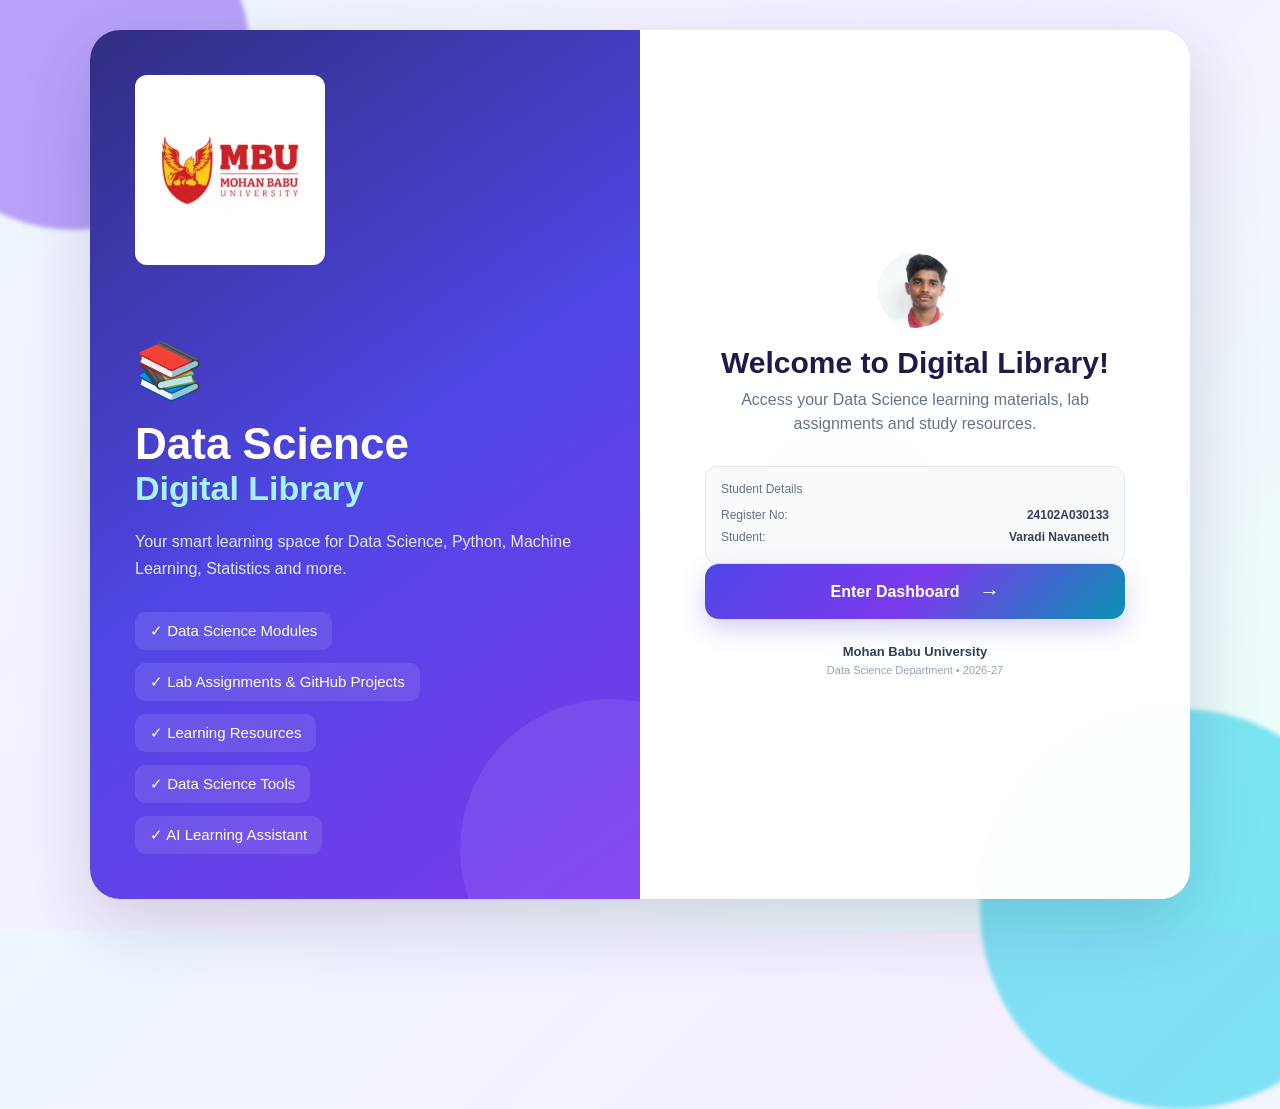
<file: index.html>
<!DOCTYPE html>
<html lang="en">
<head>
    <meta charset="UTF-8">
    <meta name="viewport" content="width=device-width, initial-scale=1.0">
    <title>Data Science Digital Library</title>
    <link rel="stylesheet" href="script.css">
</head>

<body class="login-page">

    <div class="background-shape shape-one"></div>
    <div class="background-shape shape-two"></div>
    <div class="background-shape shape-three"></div>

    <div class="login-container">

        <div class="login-left">

            <img src="images/mabu-logo.png" class="mbu-logo" alt="Mohan Babu University">

            <div class="welcome-content">
                <div class="library-icon">📚</div>

                <h1>Data Science</h1>
                <h2>Digital Library</h2>

                <p>
                    Your smart learning space for Data Science,
                    Python, Machine Learning, Statistics and more.
                </p>

                <div class="feature-list">
                    <div>✓ Data Science Modules</div>
                    <div>✓ Lab Assignments & GitHub Projects</div>
                    <div>✓ Learning Resources</div>
                    <div>✓ Data Science Tools</div>
                    <div>✓ AI Learning Assistant</div>
                </div>
            </div>

        </div>

        <div class="login-right">

            <div class="login-card">

                
<div class="profile-circle">
    <img src="images/navaneeth.jpg" alt="Student Profile"
     style="width: 100%; height: 100%; object-fit: cover; border-radius: 50%;">
</div>


                <h2>Welcome to Digital Library! </h2>

                <p class="login-subtitle">
                    Access your Data Science learning materials,
                    lab assignments and study resources.
                </p>

                <div class="demo-login">

                    <p>Student Details</p>

                    <div class="demo-details">
                        <span>Register No:</span>
                        <strong>24102A030133</strong>
                    </div>

                    <div class="demo-details">
                        <span>Student:</span>
                        <strong>Varadi Navaneeth</strong>
                    </div>

                </div>

                <a href="dashboard.html" class="login-btn" style="display: flex; justify-content: center; align-items: center; gap: 10px; text-decoration: none; box-sizing: border-box;">
                    Enter Dashboard <span>→</span>
                </a>

                <div class="login-footer">
                    <p>Mohan Babu University</p>
                    <span>Data Science Department • 2026-27</span>
                </div>

            </div>

        </div>

    </div>

</body>
</html>
</file>
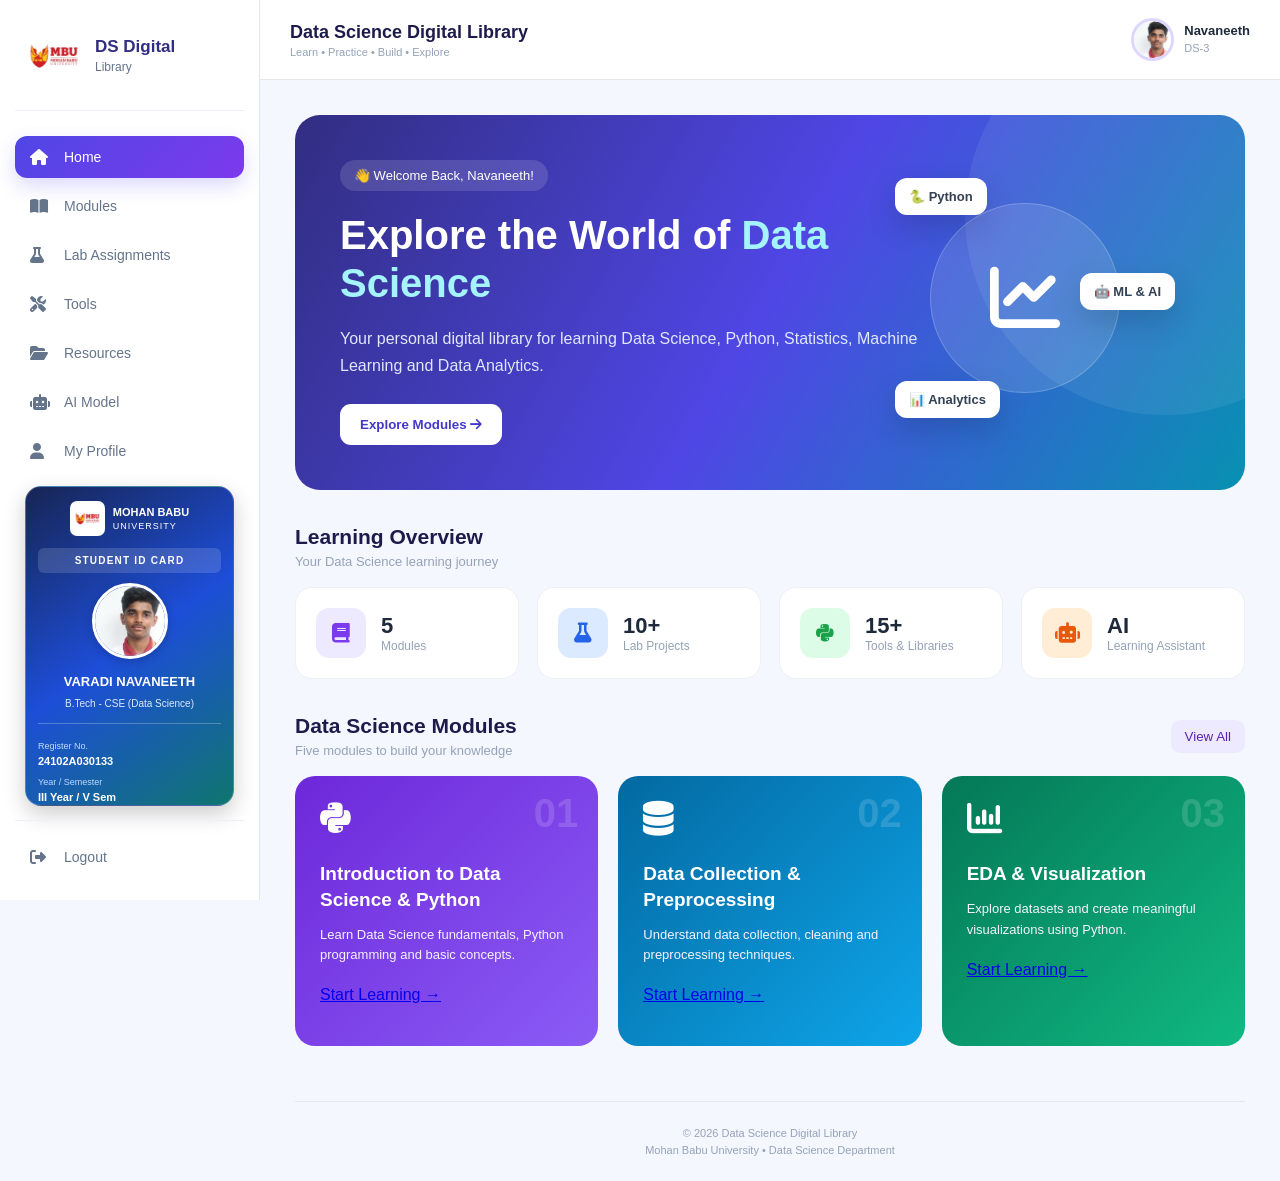
<file: dashboard.html>
<!DOCTYPE html>
<html lang="en">
<head>
    <meta charset="UTF-8">
    <meta name="viewport" content="width=device-width, initial-scale=1.0">

    <title>Data Science Digital Library | Dashboard</title>

    <link rel="stylesheet" href="script.css">

    <link
        rel="stylesheet"
        href="https://cdnjs.cloudflare.com/ajax/libs/font-awesome/6.5.2/css/all.min.css"
    >
</head>

<body class="dashboard-page">

    
<!-- SIDEBAR -->
<aside class="sidebar" id="sidebar">

    <div class="sidebar-logo">
        <img src="images/mabu-logo.png" alt="MBU Logo">
        <div>
            <h3>DS Digital</h3>
            <span>Library</span>
        </div>
    </div>

    <nav class="sidebar-nav">

        <button class="nav-item active" onclick="showSection('home', this)">
            <i class="fa-solid fa-house"></i>
            <span>Home</span>
        </button>

        <button class="nav-item" onclick="showSection('modules', this)">
            <i class="fa-solid fa-book-open"></i>
            <span>Modules</span>
        </button>

        <button class="nav-item" onclick="showSection('labs', this)">
            <i class="fa-solid fa-flask"></i>
            <span>Lab Assignments</span>
        </button>

        <button class="nav-item" onclick="showSection('tools', this)">
            <i class="fa-solid fa-screwdriver-wrench"></i>
            <span>Tools</span>
        </button>

        <button class="nav-item" onclick="showSection('resources', this)">
            <i class="fa-solid fa-folder-open"></i>
            <span>Resources</span>
        </button>

        <button class="nav-item" onclick="showSection('ai', this)">
            <i class="fa-solid fa-robot"></i>
            <span>AI Model</span>
        </button>

        <button class="nav-item" onclick="showSection('profile', this)">
            <i class="fa-solid fa-user"></i>
            <span>My Profile</span>
        </button>

    </nav>

    <!-- STUDENT ID CARD -->
    <div class="sidebar-id-card">

        <div class="id-card-header">
            <img src="images/mabu-logo.png" alt="MBU Logo">
            <div>
                <strong>MOHAN BABU</strong>
                <span>UNIVERSITY</span>
            </div>
        </div>

        <div class="id-card-label">STUDENT ID CARD</div>

        <img
            class="id-card-photo"
            src="images/navaneeth.jpg"
            alt="Navaneeth Profile Photo"
        >

        <h3>VARADI NAVANEETH</h3>
        <p class="id-card-course">B.Tech - CSE (Data Science)</p>

        <div class="id-card-details">
            <div>
                <span>Register No.</span>
                <strong>24102A030133</strong>
            </div>

            <div>
                <span>Year / Semester</span>
                <strong>III Year / V Sem</strong>
            </div>

            <div>
                <span>Section</span>
                <strong>DS-3</strong>
            </div>

            <div>
                <span>Academic Year</span>
                <strong>2026-27</strong>
            </div>
        </div>

        <div class="id-card-footer">
            <i class="fa-solid fa-graduation-cap"></i>
            DATA SCIENCE DEPARTMENT
        </div>

    </div>

    <div class="sidebar-bottom">
        <button class="nav-item" onclick="logout()">
            <i class="fa-solid fa-right-from-bracket"></i>
            <span>Logout</span>
        </button>
    </div>

</aside>


    <!-- MAIN CONTENT -->
    <main class="main-content">

        <!-- TOP BAR -->
        <header class="topbar">

            <button class="menu-btn" onclick="toggleSidebar()">
                <i class="fa-solid fa-bars"></i>
            </button>


            <div class="topbar-title">

                <h2>Data Science Digital Library</h2>

                <p>
                    Learn • Practice • Build • Explore
                </p>

            </div>


            <div class="topbar-profile" onclick="showSection('profile')">

                <img src="images/navaneeth.jpg" alt="Profile">

                <div>
                    <strong>Navaneeth</strong>
                    <span>DS-3</span>
                </div>

            </div>

        </header>


        <!-- ================= HOME ================= -->

        <section id="home" class="page-section active-section">

            <div class="hero-section">

                <div class="hero-text">

                    <span class="welcome-tag">
                        👋 Welcome Back, Navaneeth!
                    </span>

                    <h1>
                        Explore the World of
                        <span>Data Science</span>
                    </h1>

                    <p>
                        Your personal digital library for learning
                        Data Science, Python, Statistics,
                        Machine Learning and Data Analytics.
                    </p>

                    <button
                        class="primary-btn"
                        onclick="showSection('modules')"
                    >
                        Explore Modules
                        <i class="fa-solid fa-arrow-right"></i>
                    </button>

                </div>


                <div class="hero-visual">

                    <div class="floating-card card-one">
                        🐍
                        <span>Python</span>
                    </div>

                    <div class="floating-card card-two">
                        📊
                        <span>Analytics</span>
                    </div>

                    <div class="floating-card card-three">
                        🤖
                        <span>ML & AI</span>
                    </div>

                    <div class="data-circle">
                        <i class="fa-solid fa-chart-line"></i>
                    </div>

                </div>

            </div>


            <!-- QUICK STATS -->

            <div class="section-heading">

                <div>
                    <h2>Learning Overview</h2>
                    <p>Your Data Science learning journey</p>
                </div>

            </div>


            <div class="stats-grid">

                <div class="stat-card">

                    <div class="stat-icon purple">
                        <i class="fa-solid fa-book"></i>
                    </div>

                    <div>
                        <h3>5</h3>
                        <p>Modules</p>
                    </div>

                </div>


                <div class="stat-card">

                    <div class="stat-icon blue">
                        <i class="fa-solid fa-flask"></i>
                    </div>

                    <div>
                        <h3>10+</h3>
                        <p>Lab Projects</p>
                    </div>

                </div>


                <div class="stat-card">

                    <div class="stat-icon green">
                        <i class="fa-brands fa-python"></i>
                    </div>

                    <div>
                        <h3>15+</h3>
                        <p>Tools & Libraries</p>
                    </div>

                </div>


                <div class="stat-card">

                    <div class="stat-icon orange">
                        <i class="fa-solid fa-robot"></i>
                    </div>

                    <div>
                        <h3>AI</h3>
                        <p>Learning Assistant</p>
                    </div>

                </div>

            </div>


            <!-- MODULE PREVIEW -->

            <div class="section-heading">

                <div>
                    <h2>Data Science Modules</h2>
                    <p>Five modules to build your knowledge</p>
                </div>

                <button
                    class="view-btn"
                    onclick="showSection('modules')"
                >
                    View All
                </button>

            </div>


            
<div class="module-grid">

    <div class="module-card module-purple">
        <div class="module-number">01</div>
        <i class="fa-brands fa-python module-icon"></i>
        <h3>Introduction to Data Science & Python</h3>
        <p>Learn Data Science fundamentals, Python programming and basic concepts.</p>
        <a class="module-btn" href="pdf-reader.html?file=pdfs/module1.pdf&title=Introduction%20to%20Data%20Science%20and%20Python">Start Learning →</a>
    </div>

    <div class="module-card module-blue">
        <div class="module-number">02</div>
        <i class="fa-solid fa-database module-icon"></i>
        <h3>Data Collection & Preprocessing</h3>
        <p>Understand data collection, cleaning and preprocessing techniques.</p>
        <a class="module-btn" href="pdf-reader.html?file=pdfs/module2.pdf&title=Data%20Collection%20and%20Preprocessing">Start Learning →</a>
    </div>

    <div class="module-card module-green">
        <div class="module-number">03</div>
        <i class="fa-solid fa-chart-column module-icon"></i>
        <h3>EDA & Visualization</h3>
        <p>Explore datasets and create meaningful visualizations using Python.</p>
        <a class="module-btn" href="pdf-reader.html?file=pdfs/module3.pdf&title=EDA%20and%20Visualization">Start Learning →</a>
    </div>

</div>


        </section>


        <!-- ================= MODULES ================= -->

        <section id="modules" class="page-section">

            <div class="page-title">

                <span>📚 Learning Path</span>

                <h1>Data Science Modules</h1>

                <p>
                    Complete five modules and build your Data Science skills.
                </p>

            </div>


            <div class="all-module-grid">

                <div class="big-module-card purple-card">

                    <span>MODULE 01</span>

                    <i class="fa-brands fa-python"></i>

                    <h2>
                        Introduction to Data Science & Python
                    </h2>

                    <p>
                        Data Science fundamentals, Python basics,
                        variables, data types, loops, functions,
                        lists and libraries.
                    </p>

                    <div class="topic-tags">
                        <span>Python</span>
                        <span>Data Science</span>
                        <span>NumPy</span>
                    </div>

                    <a class="module-btn"
   href="pdf-reader.html?file=pdfs/module1.pdf&title=Introduction%20to%20Data%20Science%20and%20Python">
    Open Module →
</a>

                </div>


                <div class="big-module-card blue-card">

                    <span>MODULE 02</span>

                    <i class="fa-solid fa-database"></i>

                    <h2>
                        Data Collection & Data Preprocessing
                    </h2>

                    <p>
                        Data sources, data collection,
                        missing values, duplicate data,
                        transformation and cleaning.
                    </p>

                    <div class="topic-tags">
                        <span>Data Collection</span>
                        <span>Pandas</span>
                        <span>Cleaning</span>
                    </div>

                    <a class="module-btn"
   href="pdf-reader.html?file=pdfs/module3.pdf&title=EDA%20and%20Visualization">
    Open Module →
</a>

                </div>


                <div class="big-module-card green-card">

                    <span>MODULE 03</span>

                    <i class="fa-solid fa-chart-pie"></i>

                    <h2>
                        Exploratory Data Analysis & Visualization
                    </h2>

                    <p>
                        Explore datasets, identify patterns,
                        create charts and understand relationships.
                    </p>

                    <div class="topic-tags">
                        <span>EDA</span>
                        <span>Matplotlib</span>
                        <span>Seaborn</span>
                    </div>

                    <a class="module-btn"
   href="pdf-reader.html?file=pdfs/module3.pdf&title=EDA%20and%20Visualization">
    Open Module →
</a>

                </div>


                <div class="big-module-card orange-card">

                    <span>MODULE 04</span>

                    <i class="fa-solid fa-brain"></i>

                    <h2>
                        Statistics & Machine Learning
                    </h2>

                    <p>
                        Statistics concepts, probability,
                        regression, classification and
                        machine learning fundamentals.
                    </p>

                    <div class="topic-tags">
                        <span>Statistics</span>
                        <span>ML</span>
                        <span>Scikit-Learn</span>
                    </div>

                    <a class="module-btn"
   href="pdfs/module4.pdf"
   target="_blank">
    Start Learning →
</a>

                </div>


                <div class="big-module-card pink-card">

                    <span>MODULE 05</span>

                    <i class="fa-solid fa-rocket"></i>

                    <h2>
                        Advanced Data Science & Applications
                    </h2>

                    <p>
                        Advanced analytics, AI applications,
                        real-world projects and modern
                        Data Science techniques.
                    </p>

                    <div class="topic-tags">
                        <span>AI</span>
                        <span>Advanced ML</span>
                        <span>Projects</span>
                    </div>

                    <a class="module-btn"
   href="pdf-reader.html?file=pdfs/module5.pdf&title=Advanced%20Data%20Science%20and%20Applications">
    Open Module →
</a>
                </div>

            </div>

        </section>


        <!-- ================= LABS ================= -->

        <section id="labs" class="page-section">

            <div class="page-title">

                <span>💻 Practical Learning</span>

                <h1>Lab Assignments</h1>

                <p>
                    Access your Data Science laboratory experiments
                    and GitHub projects.
                </p>

            </div>


            <div class="lab-grid">

                <div class="lab-card">

                    <div class="lab-number">
                        EXP 01
                    </div>

                    <div class="lab-icon">
                        📊
                    </div>

                    <h3>
                        CSV Data Analysis
                    </h3>

                    <p>
                        Read and analyze CSV datasets using Pandas.
                    </p>

                    
<a href="https://github.com/navaneethvaradi2006-cpu/dsprojects/tree/main/Experiment-1-CSV"
   target="_blank" rel="noopener noreferrer">
    <i class="fa-brands fa-github"></i>
    View Code →
</a>


                </div>


                <div class="lab-card">

                    <div class="lab-number">
                        EXP 02
                    </div>

                    <div class="lab-icon">
                        🗂️
                    </div>

                    <h3>
                        JSON Data Handling
                    </h3>

                    <p>
                        Read, process and analyze JSON data.
                    </p>

                    
<a href="https://github.com/navaneethvaradi2006-cpu/dsprojects/tree/main/Experiment-2-JSON"
   target="_blank" rel="noopener noreferrer">
    <i class="fa-brands fa-github"></i>
    View Code →
</a>


                </div>


                <div class="lab-card">

                    <div class="lab-number">
                        EXP 03
                    </div>

                    <div class="lab-icon">
                        📗
                    </div>

                    <h3>
                        Excel Data Analysis
                    </h3>

                    <p>
                        Work with Excel files and perform data analysis.
                    </p>

                    
<a href="https://github.com/navaneethvaradi2006-cpu/dsprojects/tree/main/Experiment-3-Excel"
   target="_blank" rel="noopener noreferrer">
    <i class="fa-brands fa-github"></i>
    View Code →
</a>


                </div>


                <div class="lab-card">

                    <div class="lab-number">
                        EXP 04
                    </div>

                    <div class="lab-icon">
                        🛢️
                    </div>

                    <h3>
                        Database & SQL
                    </h3>

                    <p>
                        Perform database operations using Python and SQL.
                    </p>

                    
<a href="https://github.com/navaneethvaradi2006-cpu/dsprojects/tree/main/Experiment-4-Database"
   target="_blank" rel="noopener noreferrer">
    <i class="fa-brands fa-github"></i>
    View Code →
</a>


                </div>


                <div class="lab-card">

                    <div class="lab-number">
                        EXP 05
                    </div>

                    <div class="lab-icon">
                        🔄
                    </div>

                    <h3>
                        Data Wrangling
                    </h3>

                    <p>
                        Perform merging, indexing and transformation
                        operations.
                    </p>

                    
<a href="https://github.com/navaneethvaradi2006-cpu/dsprojects/tree/main/Experiment-5-Data-Wrangling"
   target="_blank" rel="noopener noreferrer">
    <i class="fa-brands fa-github"></i>
    View Code →
</a>


                </div>


                <div class="lab-card">

                    <div class="lab-number">
                        PROJECT
                    </div>

                    <div class="lab-icon">
                        🚀
                    </div>

                    <h3>
                        Data Science Projects
                    </h3>

                    <p>
                        Explore complete Data Science projects
                        and implementations.
                    </p>

                    
<div class="lab-card">
    <div class="lab-number">04</div>
    <div class="lab-icon">💻</div>
    <h3>Experiment 4</h3>
    <p>Explore Experiment 4 source code and files.</p>
    <a href="https://github.com/navaneethvaradi2006-cpu/dsprojects/tree/main/4th"
       target="_blank" rel="noopener noreferrer">
        <i class="fa-brands fa-github"></i>
        View Code →
    </a>
</div>

<div class="lab-card">
    <div class="lab-number">5TH</div>
    <div class="lab-icon">🚀</div>
    <h3>5th Semester Experiments</h3>
    <p>Open your fifth semester experiment files and source code.</p>
    <a href="https://github.com/navaneethvaradi2006-cpu/dsprojects/tree/main/5th"
       target="_blank" rel="noopener noreferrer">
        <i class="fa-brands fa-github"></i>
        View Code →
    </a>
</div>


                </div>

            </div>

        </section>


        <!-- ================= TOOLS ================= -->

        <section id="tools" class="page-section">

            <div class="page-title">

                <span>🛠️ Developer Toolkit</span>

                <h1>Data Science Tools</h1>

                <p>
                    Popular tools and technologies used in Data Science.
                </p>

            </div>


            <div class="tools-grid">

                
<div class="tool-card"
     onclick="location.href='tool-lab.html?tool=Python'"
     style="cursor: pointer;">

    <div class="tool-icon">🐍</div>
    <h3>Python</h3>
    <p>Programming language for Data Science.</p>
    <button type="button"
            onclick="event.stopPropagation(); location.href='tool-lab.html?tool=Python'">
        Open Code Editor →
    </button>

</div>


                <div class="tool-card"
     onclick="location.href='tool-lab.html?tool=NumPy'"
     style="cursor: pointer;">
                    <strong class="tool-text">NP</strong>
                    <h3>NumPy</h3>
                    <p>Numerical computing and array operations.</p>
                </div>

                <div class="tool-card"
     onclick="location.href='tool-lab.html?tool=Pandas'"
     style="cursor: pointer;">
                    <strong class="tool-text">PD</strong>
                    <h3>Pandas</h3>
                    <p>Data manipulation and analysis.</p>
                </div>

                
<div class="tool-card"
     onclick="location.href='tool-lab.html?tool=Matplotlib'"
     style="cursor: pointer;">
    <i class="fa-solid fa-chart-column"></i>
    <h3>Matplotlib</h3>
    <p>Data visualization and plotting.</p>
</div>


                <
<div class="tool-card"
     onclick="location.href='tool-lab.html?tool=Seaborn'"
     style="cursor: pointer;">
    <i class="fa-solid fa-chart-area"></i>
    <h3>Seaborn</h3>
    <p>Statistical data visualization.</p>
</div>


                
<div class="tool-card"
     onclick="location.href='tool-lab.html?tool=Scikit-Learn'"
     style="cursor: pointer;">
    <i class="fa-solid fa-brain"></i>
    <h3>Scikit-Learn</h3>
    <p>Machine Learning algorithms.</p>
</div>


                
<div class="tool-card"
     onclick="window.open('https://github.com/navaneethvaradi2006-cpu/dsprojects', '_blank')"
     style="cursor: pointer;">
    <i class="fa-brands fa-github"></i>
    <h3>GitHub</h3>
    <p>Code hosting and project management.</p>
</div>


                <
<div class="tool-card"
     onclick="location.href='tool-lab.html?tool=SQL'"
     style="cursor: pointer;">
    <i class="fa-solid fa-database"></i>
    <h3>SQL</h3>
    <p>Database querying and management.</p>
</div>


            </div>

        </section>


        
<!-- ================= RESOURCES ================= -->

<section id="resources" class="page-section">

    <div class="page-title">
        <span>📖 Study Materials</span>
        <h1>Learning Resources</h1>
        <p>Learn, practice and build your Data Science skills.</p>
    </div>

    <div class="resource-grid">

        <!-- PDF NOTES -->

        <div class="resource-card">
            <div class="resource-icon">📘</div>
            <h3>Python Notes</h3>
            <p>Python basics, syntax, functions, lists and dictionaries.</p>
            <a href="pdf/python_notes.pdf" target="_blank">Open PDF →</a>
        </div>

        <div class="resource-card">
            <div class="resource-icon">📊</div>
            <h3>Data Science Notes</h3>
            <p>Data analysis, cleaning, statistics and Data Science concepts.</p>
            <a href="pdf/data_science_notes.pdf" target="_blank">Open PDF →</a>
        </div>

        <div class="resource-card">
            <div class="resource-icon">🤖</div>
            <h3>Machine Learning Notes</h3>
            <p>ML algorithms, training, testing and evaluation.</p>
            <a href="pdf/machine_learning_notes.pdf" target="_blank">Open PDF →</a>
        </div>

        <div class="resource-card">
            <div class="resource-icon">📝</div>
            <h3>Exam Preparation</h3>
            <p>Revision notes, important concepts and practice questions.</p>
            <a href="pdf/exam_preparation_notes.pdf" target="_blank">Open PDF →</a>
        </div>

        <!-- YOUTUBE TUTORIALS -->

        <div class="resource-card">
            <div class="resource-icon">🐍</div>
            <h3>Python Programming</h3>
            <p>Learn Python from basics to functions and practical programs.</p>
            <a href="https://www.youtube.com/results?search_query=freeCodeCamp+Python+full+course+beginners" target="_blank" rel="noopener noreferrer">Watch Tutorial ▶</a>
        </div>

        <div class="resource-card">
            <div class="resource-icon">📈</div>
            <h3>Data Science Fundamentals</h3>
            <p>Learn NumPy, Pandas and the Data Science workflow.</p>
            <a href="https://www.youtube.com/results?search_query=Python+Data+Science+full+course+NumPy+Pandas" target="_blank" rel="noopener noreferrer">Watch Tutorial ▶</a>
        </div>

        <div class="resource-card">
            <div class="resource-icon">📂</div>
            <h3>CSV, JSON and Excel</h3>
            <p>Practice reading and processing different file formats with Python.</p>
            <a href="https://www.youtube.com/results?search_query=Python+Pandas+CSV+JSON+Excel+tutorial" target="_blank" rel="noopener noreferrer">Watch Tutorial ▶</a>
        </div>

        <div class="resource-card">
            <div class="resource-icon">🗄️</div>
            <h3>Database Connectivity</h3>
            <p>Learn SQL, SQLite and database operations using Python.</p>
            <a href="https://www.youtube.com/results?search_query=Python+SQLite+database+connectivity+tutorial" target="_blank" rel="noopener noreferrer">Watch Tutorial ▶</a>
        </div>

        <div class="resource-card">
            <div class="resource-icon">🔄</div>
            <h3>Data Wrangling</h3>
            <p>Learn data cleaning, merging, reshaping and combining datasets.</p>
            <a href="https://www.youtube.com/results?search_query=Pandas+data+wrangling+merge+stack+unstack+tutorial" target="_blank" rel="noopener noreferrer">Watch Tutorial ▶</a>
        </div>

        <div class="resource-card">
            <div class="resource-icon">📊</div>
            <h3>EDA and Visualization</h3>
            <p>Explore datasets and create charts using Matplotlib and Seaborn.</p>
            <a href="https://www.youtube.com/results?search_query=Python+EDA+Matplotlib+Seaborn+beginner+tutorial" target="_blank" rel="noopener noreferrer">Watch Tutorial ▶</a>
        </div>

        <div class="resource-card">
            <div class="resource-icon">🧠</div>
            <h3>Machine Learning Practical</h3>
            <p>Learn ML concepts, algorithms and model evaluation.</p>
            <a href="https://www.youtube.com/results?search_query=scikit-learn+machine+learning+beginner+tutorial" target="_blank" rel="noopener noreferrer">Watch Tutorial ▶</a>
        </div>

        <div class="resource-card">
            <div class="resource-icon">🎯</div>
            <h3>Exam Revision</h3>
            <p>Revise Python, Pandas and Data Science topics for examinations.</p>
            <a href="https://www.youtube.com/results?search_query=Python+Pandas+Data+Science+exam+revision" target="_blank" rel="noopener noreferrer">Watch Tutorial ▶</a>
        </div>

        <div class="resource-card">
            <div class="resource-icon">🐙</div>
            <h3>Git and GitHub</h3>
            <p>Learn to manage code, upload experiments and maintain projects.</p>
            <a href="https://www.youtube.com/results?search_query=Git+GitHub+VS+Code+beginner+tutorial" target="_blank" rel="noopener noreferrer">Watch Tutorial ▶</a>
        </div>

    </div>

</section>


        <!-- ================= AI ================= -->

        <section id="ai" class="page-section">

            <div class="ai-container">

                <div class="ai-icon">
                    🤖
                </div>

                <h1>
                    Data Science AI Assistant
                </h1>

                <p>
                    Your intelligent learning companion for
                    Data Science questions, coding and concepts.
                </p>


                <div class="ai-chat">

                    <div class="ai-message">
                        <strong>🤖 AI Assistant</strong>

                        <p>
                            Hi Navaneeth! 👋
                            Ask me anything about Data Science,
                            Python, Statistics or Machine Learning.
                        </p>
                    </div>


                    <div class="ai-input">

                        <input
                            type="text"
                            id="aiQuestion"
                            placeholder="Ask your Data Science question..."
                        >

                        <button onclick="askAI()">
                            <i class="fa-solid fa-paper-plane"></i>
                        </button>

                    </div>

                </div>

            </div>

        </section>


        <!-- ================= PROFILE ================= -->

        <section id="profile" class="page-section">

            <div class="page-title">

                <span>👤 Student Account</span>

                <h1>My Profile</h1>

                <p>
                    Student academic and personal information.
                </p>

            </div>


            <div class="profile-layout">

                <div class="profile-card">

                    <img src="images/navaneeth.jpg" alt="Profile">

                    <h2>
                        Varadi Navaneeth
                    </h2>

                    <p>
                        CSE - Data Science
                    </p>

                    <span class="student-badge">
                        DS-3
                    </span>

                </div>


                <div class="details-card">

                    <h2>
                        Student Details
                    </h2>


                    <div class="details-grid">

                        <div class="detail-item">
                            <span>Name</span>
                            <strong>Varadi Navaneeth</strong>
                        </div>

                        <div class="detail-item">
                            <span>Register Number</span>
                            <strong>24102A030133</strong>
                        </div>

                        <div class="detail-item">
                            <span>College / University</span>
                            <strong>Mohan Babu University</strong>
                        </div>

                        <div class="detail-item">
                            <span>Course</span>
                            <strong>B.Tech</strong>
                        </div>

                        <div class="detail-item">
                            <span>Branch</span>
                            <strong>CSE - DS</strong>
                        </div>

                        <div class="detail-item">
                            <span>Year</span>
                            <strong>3rd Year</strong>
                        </div>

                        <div class="detail-item">
                            <span>Semester</span>
                            <strong>V Semester</strong>
                        </div>

                        <div class="detail-item">
                            <span>Section</span>
                            <strong>DS-3</strong>
                        </div>

                        <div class="detail-item">
                            <span>Academic Year</span>
                            <strong>2026-27</strong>
                        </div>

                        <div class="detail-item">
                            <span>Department</span>
                            <strong>Data Science</strong>
                        </div>

                    </div>


                    <div class="faculty-box">

                        <div class="faculty-icon">
                            👨‍🏫
                        </div>

                        <div>
                            <span>Faculty / Lecturer</span>
                            <strong>BOSU BABU SIR</strong>
                            <small>Subject: DATA SCIENCE</small>
                        </div>

                    </div>

                </div>

            </div>

        </section>


        <!-- FOOTER -->

        <footer class="dashboard-footer">

            <p>
                © 2026 Data Science Digital Library
            </p>

            <span>
                Mohan Babu University • Data Science Department
            </span>

        </footer>

    </main>


    <script src="script.js"></script>

</body>
</html>
</file>
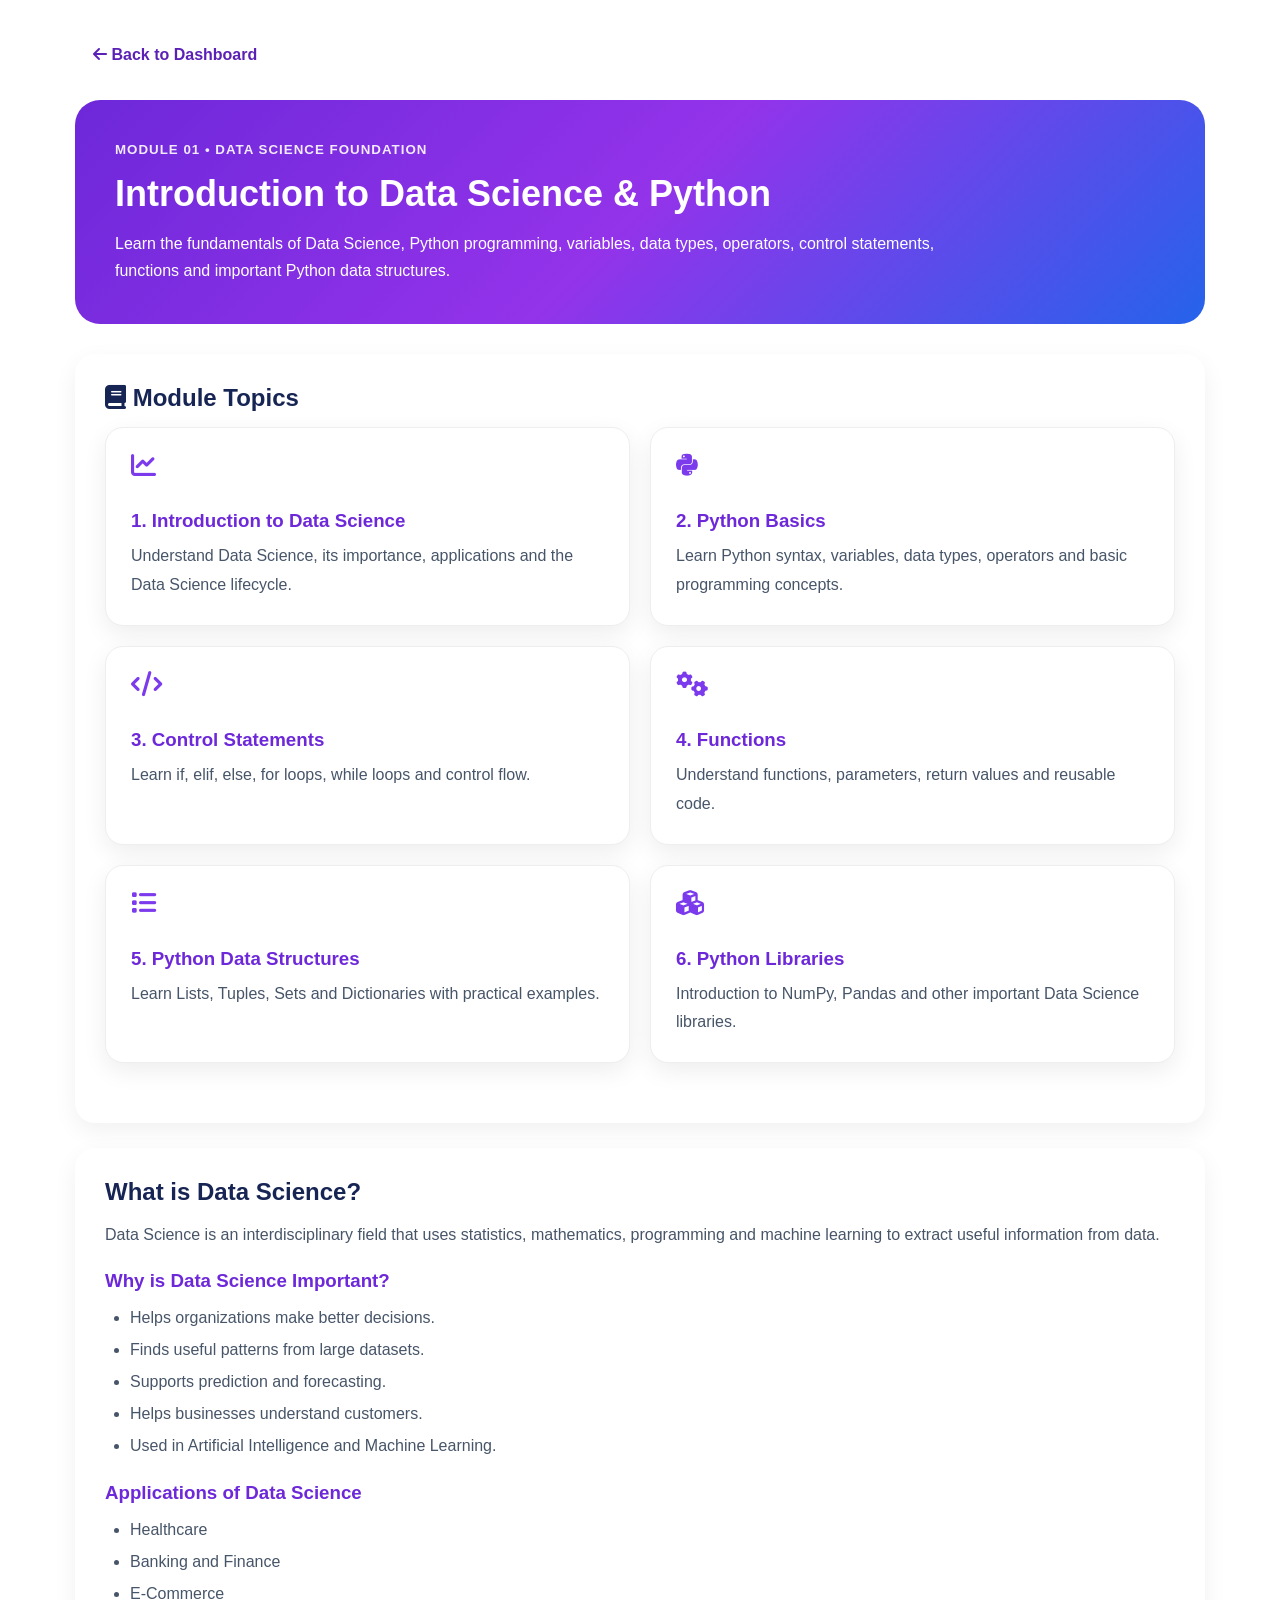
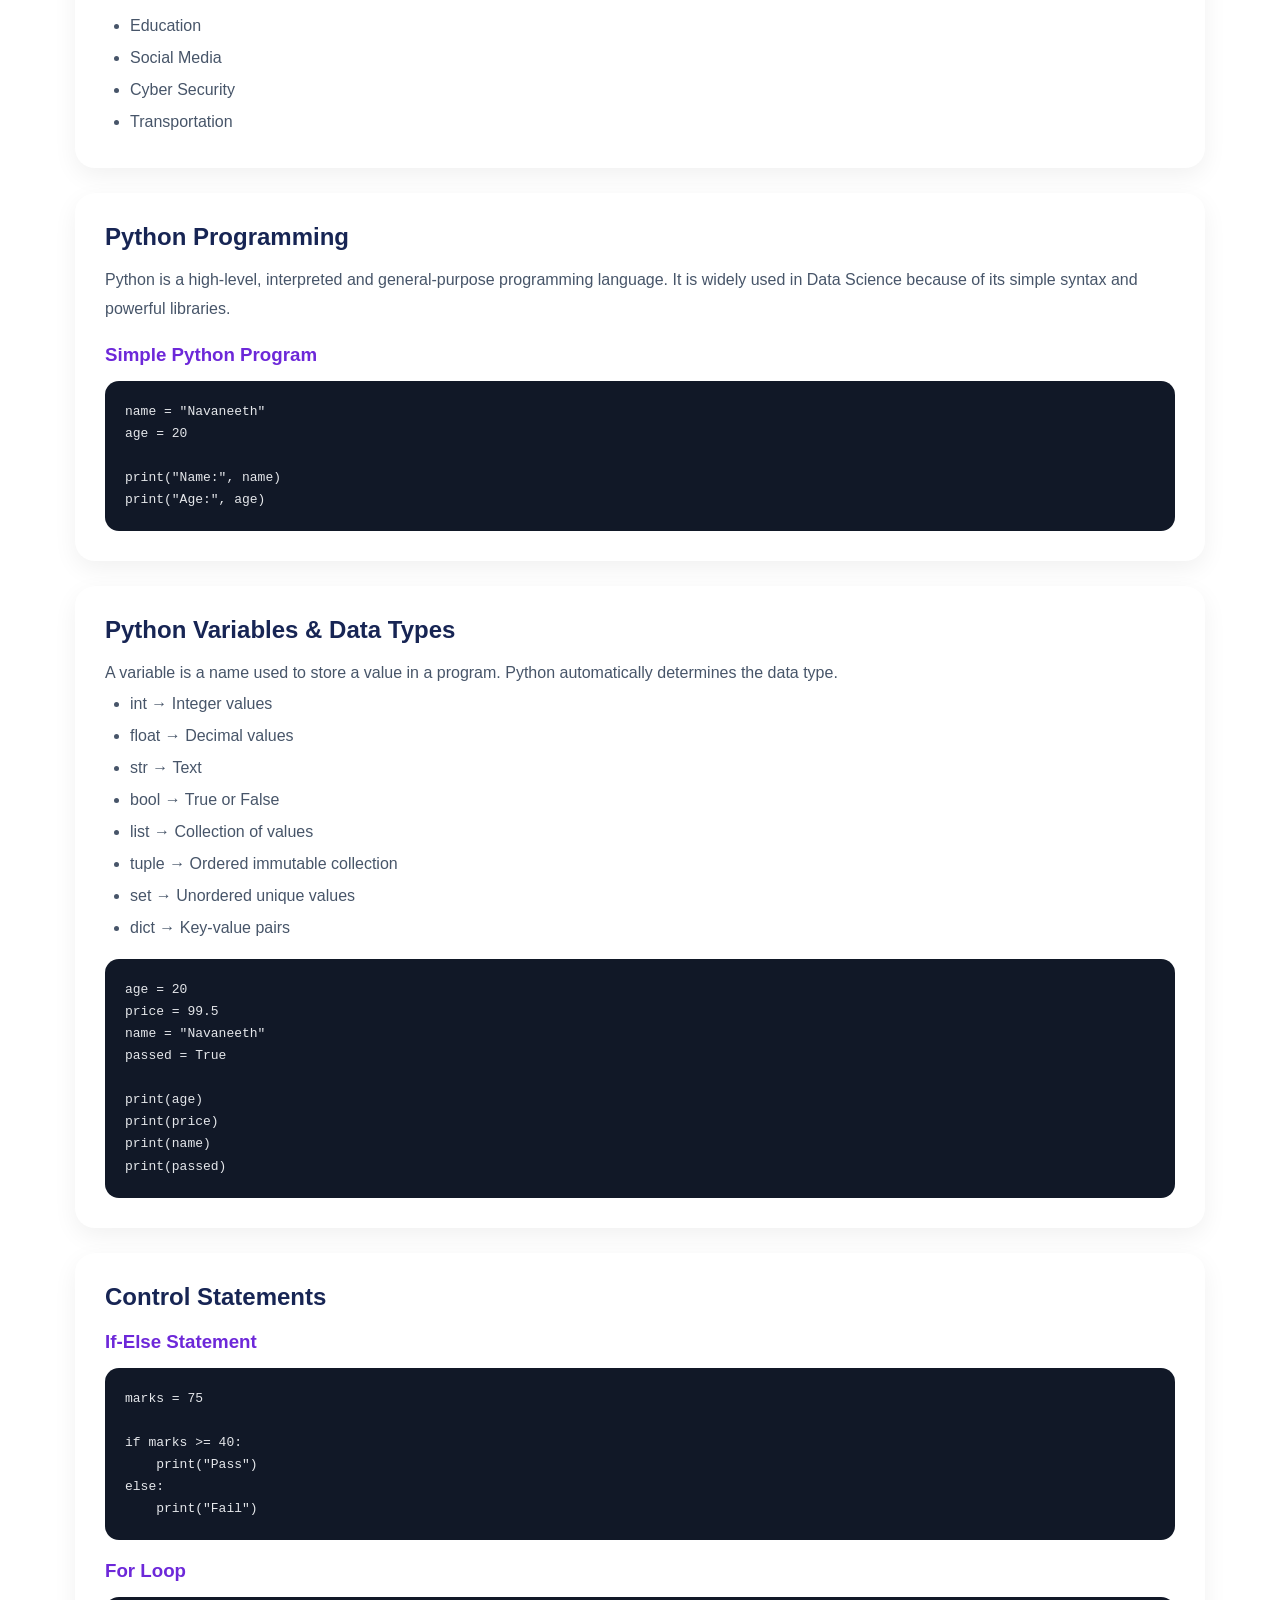
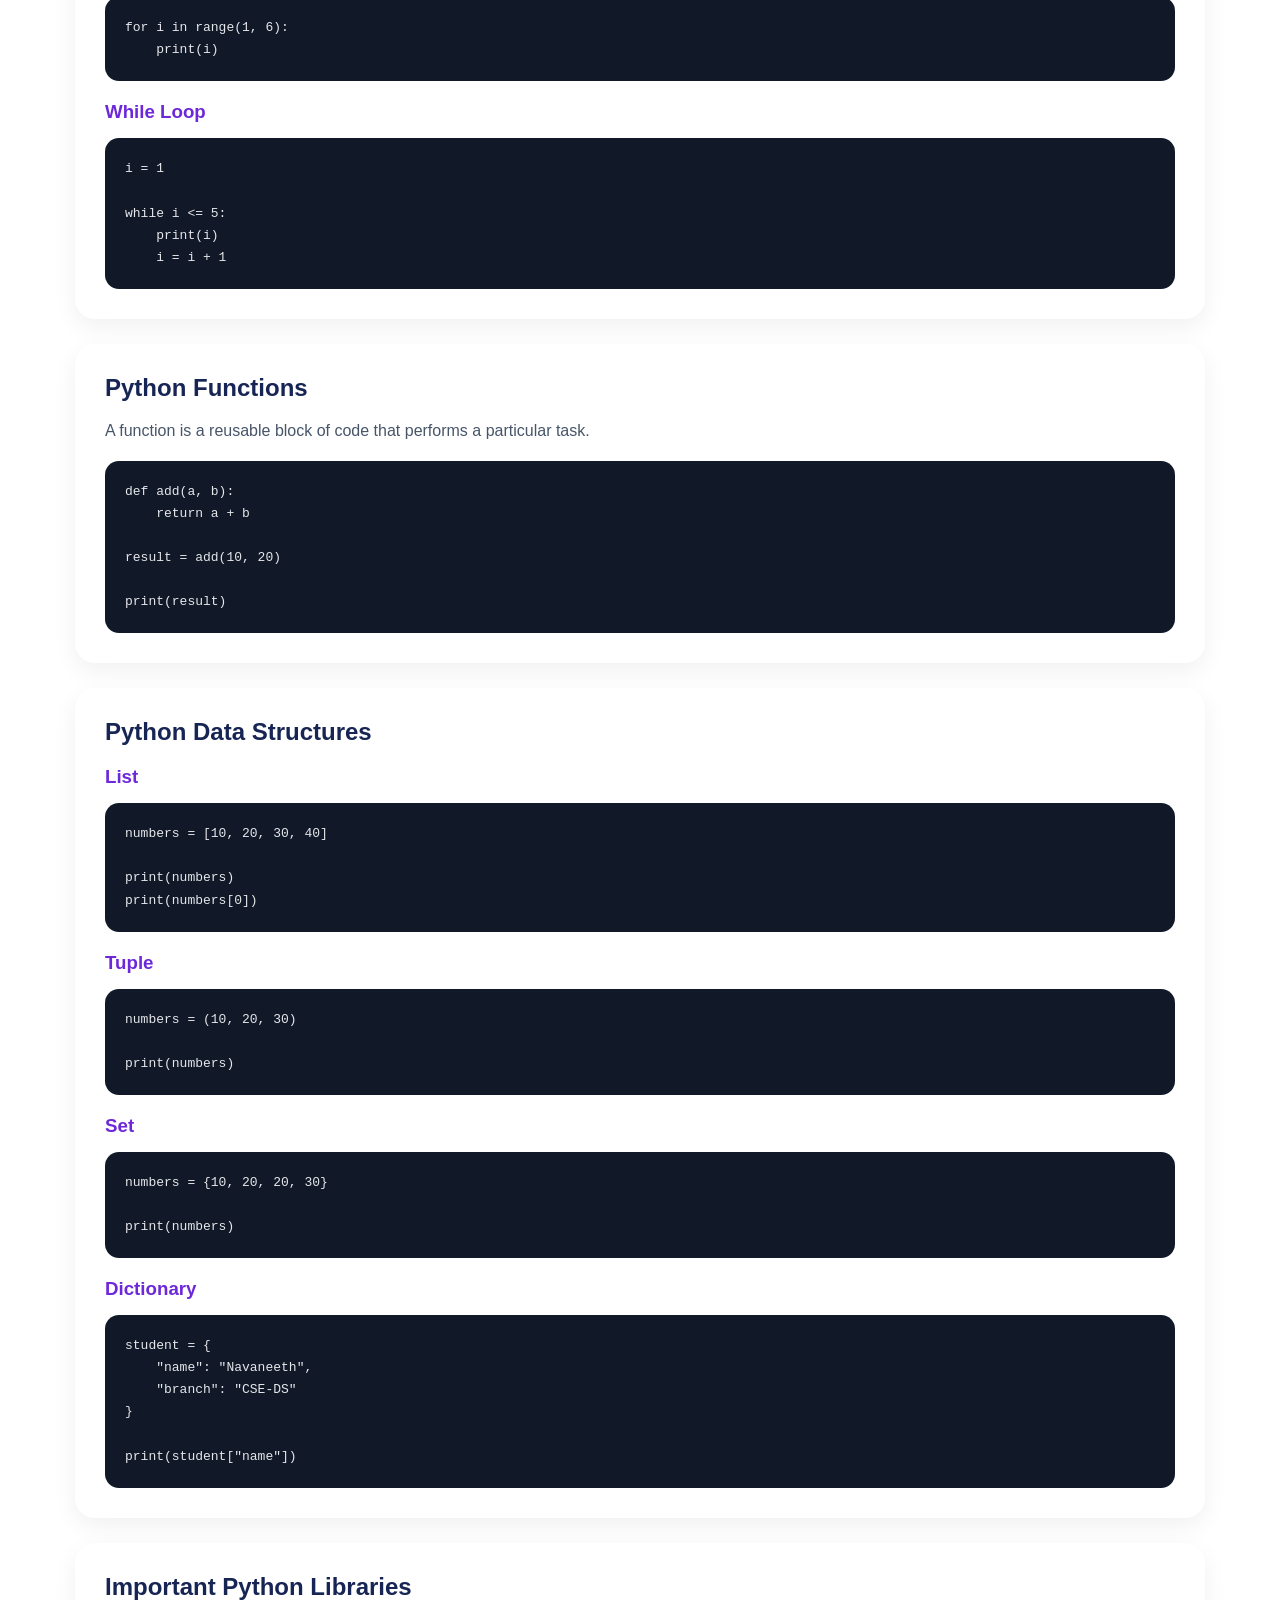
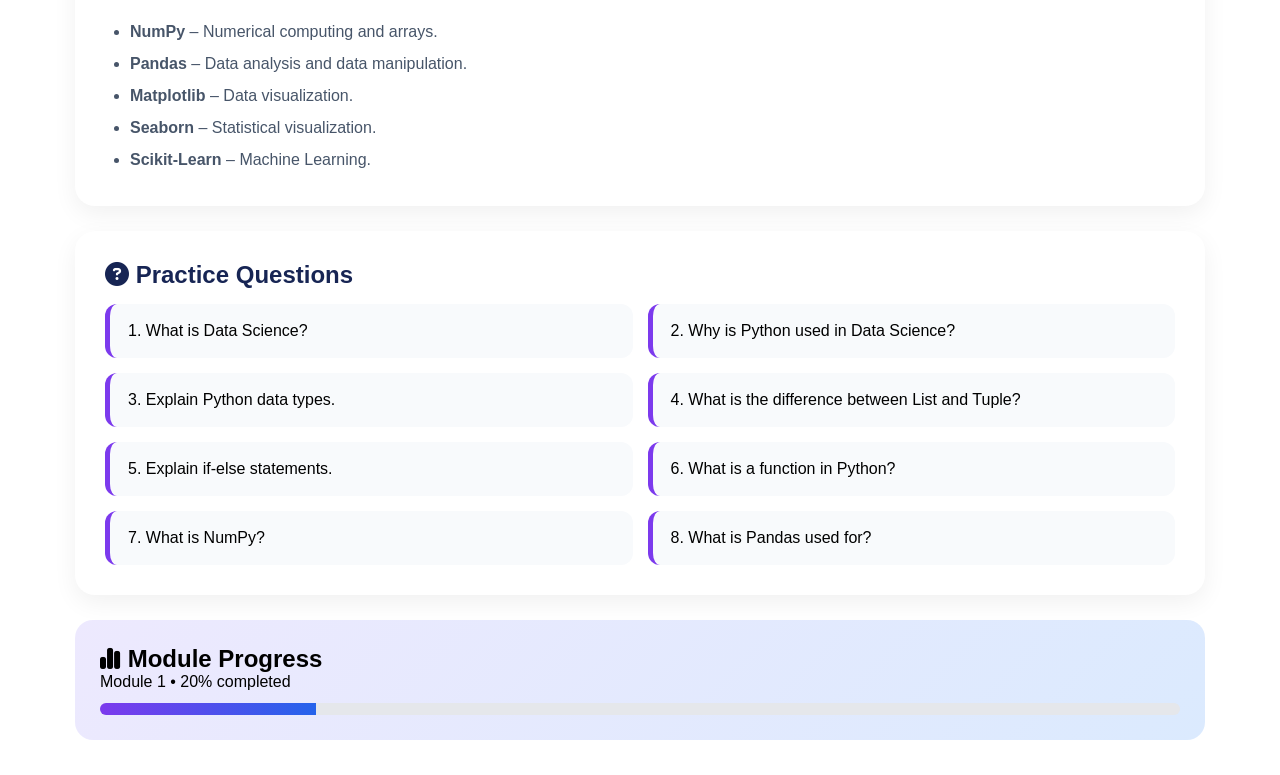
<file: module1.html>
<!DOCTYPE html>
<html lang="en">
<head>
    <meta charset="UTF-8">
    <meta name="viewport" content="width=device-width, initial-scale=1.0">

    <title>Module 1 | Data Science Digital Library</title>

    <link rel="stylesheet"
          href="https://cdnjs.cloudflare.com/ajax/libs/font-awesome/6.5.2/css/all.min.css">

    <link rel="stylesheet" href="script.css">

    <style>

        .module-page {
            padding: 35px;
            max-width: 1200px;
            margin: auto;
        }

        .module-header {
            background: linear-gradient(135deg, #6d28d9, #9333ea, #2563eb);
            color: white;
            padding: 40px;
            border-radius: 25px;
            margin-bottom: 30px;
        }

        .module-header small {
            font-weight: bold;
            letter-spacing: 1px;
            opacity: 0.9;
        }

        .module-header h1 {
            font-size: 36px;
            margin: 15px 0;
        }

        .module-header p {
            font-size: 16px;
            line-height: 1.7;
            max-width: 850px;
        }

        .back-btn {
            display: inline-block;
            margin-bottom: 25px;
            padding: 11px 18px;
            background: white;
            color: #5b21b6;
            border-radius: 10px;
            text-decoration: none;
            font-weight: 600;
        }

        .topic-grid {
            display: grid;
            grid-template-columns: repeat(2, 1fr);
            gap: 20px;
            margin-bottom: 30px;
        }

        .topic-card {
            background: white;
            padding: 25px;
            border-radius: 18px;
            box-shadow: 0 8px 25px rgba(0,0,0,0.07);
            border: 1px solid #eee;
        }

        .topic-card i {
            font-size: 25px;
            color: #7c3aed;
            margin-bottom: 12px;
        }

        .topic-card h3 {
            color: #172554;
            margin-bottom: 10px;
        }

        .topic-card p {
            color: #64748b;
            line-height: 1.6;
        }

        .content-box {
            background: white;
            padding: 30px;
            border-radius: 20px;
            margin-bottom: 25px;
            box-shadow: 0 8px 25px rgba(0,0,0,0.06);
        }

        .content-box h2 {
            color: #172554;
            margin-bottom: 15px;
        }

        .content-box h3 {
            color: #6d28d9;
            margin-top: 20px;
            margin-bottom: 10px;
        }

        .content-box p {
            color: #475569;
            line-height: 1.8;
        }

        .content-box ul {
            padding-left: 25px;
            color: #475569;
            line-height: 2;
        }

        .code-box {
            background: #111827;
            color: #e5e7eb;
            padding: 20px;
            border-radius: 14px;
            overflow-x: auto;
            margin-top: 15px;
            font-family: Consolas, monospace;
            line-height: 1.7;
        }

        .practice-grid {
            display: grid;
            grid-template-columns: repeat(2, 1fr);
            gap: 15px;
        }

        .question {
            background: #f8fafc;
            padding: 18px;
            border-radius: 12px;
            border-left: 5px solid #7c3aed;
        }

        .progress-box {
            background: linear-gradient(135deg, #ede9fe, #dbeafe);
            padding: 25px;
            border-radius: 18px;
            margin-top: 25px;
        }

        .progress-bar {
            width: 100%;
            height: 12px;
            background: #e5e7eb;
            border-radius: 20px;
            overflow: hidden;
            margin-top: 12px;
        }

        .progress-fill {
            width: 20%;
            height: 100%;
            background: linear-gradient(90deg, #7c3aed, #2563eb);
        }

        @media (max-width: 800px) {

            .module-page {
                padding: 20px;
            }

            .topic-grid,
            .practice-grid {
                grid-template-columns: 1fr;
            }

            .module-header h1 {
                font-size: 28px;
            }

        }

    </style>
</head>

<body>

<div class="module-page">

    <a href="dashboard.html" class="back-btn">
        <i class="fa-solid fa-arrow-left"></i>
        Back to Dashboard
    </a>


    <!-- HEADER -->

    <div class="module-header">

        <small>MODULE 01 • DATA SCIENCE FOUNDATION</small>

        <h1>
            Introduction to Data Science & Python
        </h1>

        <p>
            Learn the fundamentals of Data Science, Python programming,
            variables, data types, operators, control statements,
            functions and important Python data structures.
        </p>

    </div>


    <!-- TOPICS -->

    <div class="content-box">

        <h2>
            <i class="fa-solid fa-book"></i>
            Module Topics
        </h2>

        <div class="topic-grid">

            <div class="topic-card">
                <i class="fa-solid fa-chart-line"></i>
                <h3>1. Introduction to Data Science</h3>
                <p>
                    Understand Data Science, its importance,
                    applications and the Data Science lifecycle.
                </p>
            </div>

            <div class="topic-card">
                <i class="fa-brands fa-python"></i>
                <h3>2. Python Basics</h3>
                <p>
                    Learn Python syntax, variables, data types,
                    operators and basic programming concepts.
                </p>
            </div>

            <div class="topic-card">
                <i class="fa-solid fa-code"></i>
                <h3>3. Control Statements</h3>
                <p>
                    Learn if, elif, else, for loops,
                    while loops and control flow.
                </p>
            </div>

            <div class="topic-card">
                <i class="fa-solid fa-gears"></i>
                <h3>4. Functions</h3>
                <p>
                    Understand functions, parameters,
                    return values and reusable code.
                </p>
            </div>

            <div class="topic-card">
                <i class="fa-solid fa-list"></i>
                <h3>5. Python Data Structures</h3>
                <p>
                    Learn Lists, Tuples, Sets and Dictionaries
                    with practical examples.
                </p>
            </div>

            <div class="topic-card">
                <i class="fa-solid fa-cubes"></i>
                <h3>6. Python Libraries</h3>
                <p>
                    Introduction to NumPy, Pandas and other
                    important Data Science libraries.
                </p>
            </div>

        </div>

    </div>


    <!-- DATA SCIENCE -->

    <div class="content-box">

        <h2>What is Data Science?</h2>

        <p>
            Data Science is an interdisciplinary field that uses
            statistics, mathematics, programming and machine learning
            to extract useful information from data.
        </p>

        <h3>Why is Data Science Important?</h3>

        <ul>
            <li>Helps organizations make better decisions.</li>
            <li>Finds useful patterns from large datasets.</li>
            <li>Supports prediction and forecasting.</li>
            <li>Helps businesses understand customers.</li>
            <li>Used in Artificial Intelligence and Machine Learning.</li>
        </ul>

        <h3>Applications of Data Science</h3>

        <ul>
            <li>Healthcare</li>
            <li>Banking and Finance</li>
            <li>E-Commerce</li>
            <li>Education</li>
            <li>Social Media</li>
            <li>Cyber Security</li>
            <li>Transportation</li>
        </ul>

    </div>


    <!-- PYTHON -->

    <div class="content-box">

        <h2>Python Programming</h2>

        <p>
            Python is a high-level, interpreted and general-purpose
            programming language. It is widely used in Data Science
            because of its simple syntax and powerful libraries.
        </p>

        <h3>Simple Python Program</h3>

        <div class="code-box">
<pre>
name = "Navaneeth"
age = 20

print("Name:", name)
print("Age:", age)
</pre>
        </div>

    </div>


    <!-- DATA TYPES -->

    <div class="content-box">

        <h2>Python Variables & Data Types</h2>

        <p>
            A variable is a name used to store a value in a program.
            Python automatically determines the data type.
        </p>

        <ul>
            <li>int → Integer values</li>
            <li>float → Decimal values</li>
            <li>str → Text</li>
            <li>bool → True or False</li>
            <li>list → Collection of values</li>
            <li>tuple → Ordered immutable collection</li>
            <li>set → Unordered unique values</li>
            <li>dict → Key-value pairs</li>
        </ul>

        <div class="code-box">
<pre>
age = 20
price = 99.5
name = "Navaneeth"
passed = True

print(age)
print(price)
print(name)
print(passed)
</pre>
        </div>

    </div>


    <!-- CONTROL STATEMENTS -->

    <div class="content-box">

        <h2>Control Statements</h2>

        <h3>If-Else Statement</h3>

        <div class="code-box">
<pre>
marks = 75

if marks >= 40:
    print("Pass")
else:
    print("Fail")
</pre>
        </div>

        <h3>For Loop</h3>

        <div class="code-box">
<pre>
for i in range(1, 6):
    print(i)
</pre>
        </div>

        <h3>While Loop</h3>

        <div class="code-box">
<pre>
i = 1

while i <= 5:
    print(i)
    i = i + 1
</pre>
        </div>

    </div>


    <!-- FUNCTIONS -->

    <div class="content-box">

        <h2>Python Functions</h2>

        <p>
            A function is a reusable block of code that performs
            a particular task.
        </p>

        <div class="code-box">
<pre>
def add(a, b):
    return a + b

result = add(10, 20)

print(result)
</pre>
        </div>

    </div>


    <!-- DATA STRUCTURES -->

    <div class="content-box">

        <h2>Python Data Structures</h2>

        <h3>List</h3>

        <div class="code-box">
<pre>
numbers = [10, 20, 30, 40]

print(numbers)
print(numbers[0])
</pre>
        </div>

        <h3>Tuple</h3>

        <div class="code-box">
<pre>
numbers = (10, 20, 30)

print(numbers)
</pre>
        </div>

        <h3>Set</h3>

        <div class="code-box">
<pre>
numbers = {10, 20, 20, 30}

print(numbers)
</pre>
        </div>

        <h3>Dictionary</h3>

        <div class="code-box">
<pre>
student = {
    "name": "Navaneeth",
    "branch": "CSE-DS"
}

print(student["name"])
</pre>
        </div>

    </div>


    <!-- LIBRARIES -->

    <div class="content-box">

        <h2>Important Python Libraries</h2>

        <ul>
            <li><b>NumPy</b> – Numerical computing and arrays.</li>
            <li><b>Pandas</b> – Data analysis and data manipulation.</li>
            <li><b>Matplotlib</b> – Data visualization.</li>
            <li><b>Seaborn</b> – Statistical visualization.</li>
            <li><b>Scikit-Learn</b> – Machine Learning.</li>
        </ul>

    </div>


    <!-- PRACTICE -->

    <div class="content-box">

        <h2>
            <i class="fa-solid fa-circle-question"></i>
            Practice Questions
        </h2>

        <div class="practice-grid">

            <div class="question">
                1. What is Data Science?
            </div>

            <div class="question">
                2. Why is Python used in Data Science?
            </div>

            <div class="question">
                3. Explain Python data types.
            </div>

            <div class="question">
                4. What is the difference between List and Tuple?
            </div>

            <div class="question">
                5. Explain if-else statements.
            </div>

            <div class="question">
                6. What is a function in Python?
            </div>

            <div class="question">
                7. What is NumPy?
            </div>

            <div class="question">
                8. What is Pandas used for?
            </div>

        </div>

    </div>


    <!-- PROGRESS -->

    <div class="progress-box">

        <h2>
            <i class="fa-solid fa-chart-simple"></i>
            Module Progress
        </h2>

        <p>
            Module 1 • 20% completed
        </p>

        <div class="progress-bar">
            <div class="progress-fill"></div>
        </div>

    </div>

</div>


<script src="script.js"></script>

</body>
</html>
</file>
<file: script.css>
* {
    margin: 0;
    padding: 0;
    box-sizing: border-box;
}

body {
    font-family: Arial, Helvetica, sans-serif;
}

.login-page {
    min-height: 100vh;
    display: flex;
    align-items: center;
    justify-content: center;
    padding: 30px;
    position: relative;
    overflow: hidden;
    background: linear-gradient(
        135deg,
        #eef7ff,
        #f5efff,
        #e9fff8
    );
}

.background-shape {
    position: absolute;
    border-radius: 50%;
    filter: blur(2px);
    opacity: 0.55;
}

.shape-one {
    width: 350px;
    height: 350px;
    background: #8b5cf6;
    top: -120px;
    left: -100px;
}

.shape-two {
    width: 400px;
    height: 400px;
    background: #22d3ee;
    bottom: -180px;
    right: -100px;
}

.shape-three {
    width: 220px;
    height: 220px;
    background: #f59e0b;
    top: 45%;
    right: 25%;
    opacity: 0.25;
}

.login-container {
    width: 1100px;
    min-height: 650px;
    display: grid;
    grid-template-columns: 1fr 1fr;
    background: rgba(255, 255, 255, 0.88);
    border-radius: 30px;
    overflow: hidden;
    position: relative;
    z-index: 2;
    box-shadow: 0 25px 70px rgba(50, 50, 93, 0.18);
    backdrop-filter: blur(15px);
}

.login-left {
    padding: 45px;
    background: linear-gradient(
        145deg,
        #312e81,
        #4f46e5,
        #7c3aed
    );
    color: white;
    position: relative;
    overflow: hidden;
}

.login-left::after {
    content: "";
    position: absolute;
    width: 300px;
    height: 300px;
    border-radius: 50%;
    background: rgba(255,255,255,0.08);
    right: -120px;
    bottom: -100px;
}

.mbu-logo {
    width: 190px;
    background: white;
    padding: 10px;
    border-radius: 12px;
}

.welcome-content {
    margin-top: 70px;
    position: relative;
    z-index: 2;
}

.library-icon {
    font-size: 55px;
    margin-bottom: 15px;
}

.welcome-content h1 {
    font-size: 44px;
    font-weight: 800;
}

.welcome-content h2 {
    font-size: 34px;
    color: #a5f3fc;
    margin-bottom: 20px;
}

.welcome-content p {
    font-size: 16px;
    line-height: 1.7;
    max-width: 450px;
    color: #e0e7ff;
}

.feature-list {
    margin-top: 30px;
    display: grid;
    gap: 13px;
    font-size: 15px;
}

.feature-list div {
    padding: 10px 15px;
    border-radius: 10px;
    background: rgba(255,255,255,0.1);
    width: fit-content;
}

.login-right {
    display: flex;
    align-items: center;
    justify-content: center;
    padding: 40px;
    background: rgba(255,255,255,0.75);
}

.login-card {
    width: 100%;
    max-width: 420px;
}

.profile-circle {
    width: 75px;
    height: 75px;
    border-radius: 50%;
    display: flex;
    align-items: center;
    justify-content: center;
    margin: 0 auto 18px;
    font-size: 38px;
    background: linear-gradient(
        135deg,
        #ddd6fe,
        #cffafe
    );
}
.profile-card img {
    transform: translateX(-45px);
}

.login-card h2 {
    text-align: center;
    font-size: 30px;
    color: #1e1b4b;
}

.login-subtitle {
    text-align: center;
    color: #64748b;
    margin-top: 8px;
    margin-bottom: 30px;
    line-height: 1.5;
}

.input-group {
    margin-bottom: 20px;
}

.input-group label {
    display: block;
    margin-bottom: 8px;
    color: #334155;
    font-size: 14px;
    font-weight: 600;
}

.input-box {
    height: 52px;
    display: flex;
    align-items: center;
    gap: 10px;
    padding: 0 15px;
    border: 1.5px solid #dbeafe;
    border-radius: 13px;
    background: white;
    transition: 0.3s;
}

.input-box:focus-within {
    border-color: #6366f1;
    box-shadow: 0 0 0 4px rgba(99,102,241,0.1);
}

.input-box span {
    font-size: 18px;
}

.input-box input {
    flex: 1;
    border: none;
    outline: none;
    font-size: 15px;
    background: transparent;
}

.show-password {
    border: none;
    background: transparent;
    cursor: pointer;
    font-size: 17px;
}

.login-options {
    display: flex;
    justify-content: space-between;
    align-items: center;
    margin: 8px 0 25px;
    font-size: 13px;
}

.remember {
    color: #475569;
}

.remember input {
    margin-right: 5px;
}

.login-options a {
    color: #4f46e5;
    text-decoration: none;
    font-weight: 600;
}

.login-btn {
    width: 100%;
    height: 55px;
    border: none;
    border-radius: 14px;
    background: linear-gradient(
        135deg,
        #4f46e5,
        #7c3aed,
        #0891b2
    );
    color: white;
    font-size: 16px;
    font-weight: 700;
    cursor: pointer;
    transition: 0.3s;
    box-shadow: 0 10px 25px rgba(79,70,229,0.25);
}

.login-btn span {
    margin-left: 10px;
    font-size: 20px;
}

.login-btn:hover {
    transform: translateY(-3px);
    box-shadow: 0 15px 30px rgba(79,70,229,0.35);
}

.demo-login {
    margin-top: 25px;
    padding: 15px;
    background: #f8fafc;
    border: 1px solid #e2e8f0;
    border-radius: 12px;
}

.demo-login p {
    font-size: 12px;
    color: #64748b;
    margin-bottom: 8px;
}

.demo-details {
    display: flex;
    justify-content: space-between;
    font-size: 12px;
    padding: 4px 0;
}

.demo-details span {
    color: #64748b;
}

.demo-details strong {
    color: #334155;
}

.login-footer {
    text-align: center;
    margin-top: 25px;
}

.login-footer p {
    color: #334155;
    font-weight: 700;
    font-size: 13px;
}

.login-footer span {
    display: block;
    color: #94a3b8;
    font-size: 11px;
    margin-top: 5px;
}

@media (max-width: 850px) {

    .login-container {
        grid-template-columns: 1fr;
        width: 95%;
    }

    .login-left {
        padding: 30px;
    }

    .welcome-content {
        margin-top: 35px;
    }

    .welcome-content h1 {
        font-size: 34px;
    }

    .welcome-content h2 {
        font-size: 26px;
    }

    .feature-list {
        display: none;
    }
}

@media (max-width: 500px) {

    .login-page {
        padding: 10px;
    }

    .login-left {
        padding: 25px;
    }

    .login-right {
        padding: 25px;
    }

    .mbu-logo {
        width: 150px;
    }
}
/* ================= DASHBOARD ================= */

.dashboard-page {
    background: #f5f7ff;
    color: #1e293b;
    min-height: 100vh;
}


/* SIDEBAR */

.sidebar {
    width: 260px;
    height: 100vh;
    position: fixed;
    left: 0;
    top: 0;
    background: white;
    border-right: 1px solid #e5e7eb;
    z-index: 1000;
    display: flex;
    flex-direction: column;
    padding: 22px 15px;
    transition: 0.3s;
}

.sidebar-logo {
    display: flex;
    align-items: center;
    gap: 12px;
    padding: 5px 10px 25px;
    border-bottom: 1px solid #eef0f5;
}

.sidebar-logo img {
    width: 58px;
    height: 58px;
    object-fit: contain;
}

.sidebar-logo h3 {
    color: #312e81;
    font-size: 17px;
}

.sidebar-logo span {
    color: #64748b;
    font-size: 12px;
}


.sidebar-nav {
    margin-top: 25px;
    display: flex;
    flex-direction: column;
    gap: 7px;
}


.nav-item {
    width: 100%;
    border: none;
    background: transparent;
    display: flex;
    align-items: center;
    gap: 14px;
    padding: 13px 15px;
    border-radius: 12px;
    color: #64748b;
    font-size: 14px;
    cursor: pointer;
    text-align: left;
    transition: 0.25s;
}

.nav-item i {
    width: 20px;
    font-size: 16px;
}

.nav-item:hover {
    background: #f1f0ff;
    color: #4f46e5;
}

.nav-item.active {
    background: linear-gradient(
        135deg,
        #4f46e5,
        #7c3aed
    );
    color: white;
    box-shadow: 0 8px 20px rgba(79,70,229,0.2);
}


.sidebar-bottom {
    margin-top: auto;
    border-top: 1px solid #eef0f5;
    padding-top: 15px;
}


/* MAIN */

.main-content {
    margin-left: 260px;
    min-height: 100vh;
}


/* TOPBAR */

.topbar {
    height: 80px;
    background: rgba(255,255,255,0.92);
    border-bottom: 1px solid #e5e7eb;
    display: flex;
    align-items: center;
    padding: 0 30px;
    position: sticky;
    top: 0;
    z-index: 500;
    backdrop-filter: blur(15px);
}

.menu-btn {
    display: none;
    border: none;
    background: #f1f5f9;
    width: 40px;
    height: 40px;
    border-radius: 10px;
    cursor: pointer;
    margin-right: 15px;
}

.topbar-title h2 {
    font-size: 18px;
    color: #1e1b4b;
}

.topbar-title p {
    font-size: 11px;
    color: #94a3b8;
    margin-top: 3px;
}

.topbar-profile {
    margin-left: auto;
    display: flex;
    align-items: center;
    gap: 10px;
    cursor: pointer;
}

.topbar-profile img {
    width: 43px;
    height: 43px;
    border-radius: 50%;
    object-fit: cover;
    border: 3px solid #ddd6fe;
}

.topbar-profile strong {
    display: block;
    font-size: 13px;
}

.topbar-profile span {
    color: #94a3b8;
    font-size: 11px;
}


/* SECTIONS */

.page-section {
    display: none;
    padding: 35px;
}

.active-section {
    display: block;
}


/* HERO */

.hero-section {
    min-height: 370px;
    border-radius: 25px;
    padding: 45px;
    display: flex;
    align-items: center;
    overflow: hidden;
    position: relative;
    background: linear-gradient(
        120deg,
        #312e81,
        #4f46e5,
        #0891b2
    );
    color: white;
}

.hero-section::before {
    content: "";
    position: absolute;
    width: 400px;
    height: 400px;
    border-radius: 50%;
    background: rgba(255,255,255,0.07);
    right: -120px;
    top: -100px;
}

.hero-text {
    max-width: 600px;
    position: relative;
    z-index: 2;
}

.welcome-tag {
    display: inline-block;
    padding: 8px 14px;
    border-radius: 30px;
    background: rgba(255,255,255,0.13);
    font-size: 13px;
    margin-bottom: 20px;
}

.hero-text h1 {
    font-size: 40px;
    line-height: 1.2;
}

.hero-text h1 span {
    color: #a5f3fc;
}

.hero-text p {
    margin: 18px 0 25px;
    line-height: 1.7;
    color: #e0e7ff;
}

.primary-btn {
    border: none;
    padding: 13px 20px;
    border-radius: 11px;
    background: white;
    color: #4338ca;
    font-weight: 700;
    cursor: pointer;
    transition: 0.25s;
}

.primary-btn:hover {
    transform: translateY(-2px);
}


.hero-visual {
    position: absolute;
    right: 90px;
    width: 260px;
    height: 260px;
}

.data-circle {
    width: 190px;
    height: 190px;
    border-radius: 50%;
    background: rgba(255,255,255,0.12);
    border: 1px solid rgba(255,255,255,0.2);
    display: flex;
    align-items: center;
    justify-content: center;
    font-size: 70px;
    margin: 30px auto;
}

.floating-card {
    position: absolute;
    background: white;
    color: #334155;
    padding: 11px 14px;
    border-radius: 12px;
    box-shadow: 0 12px 30px rgba(0,0,0,0.15);
    font-size: 13px;
    font-weight: 700;
    z-index: 5;
}

.card-one {
    top: 5px;
    left: 0;
}

.card-two {
    bottom: 15px;
    left: 0;
}

.card-three {
    top: 100px;
    right: -20px;
}


/* HEADINGS */

.section-heading {
    display: flex;
    justify-content: space-between;
    align-items: center;
    margin: 35px 0 18px;
}

.section-heading h2 {
    font-size: 21px;
    color: #1e1b4b;
}

.section-heading p {
    font-size: 13px;
    color: #94a3b8;
    margin-top: 5px;
}

.view-btn {
    border: none;
    background: #ede9fe;
    color: #5b21b6;
    padding: 9px 14px;
    border-radius: 9px;
    cursor: pointer;
}


/* STATS */

.stats-grid {
    display: grid;
    grid-template-columns: repeat(4,1fr);
    gap: 18px;
}

.stat-card {
    background: white;
    padding: 20px;
    border-radius: 17px;
    display: flex;
    align-items: center;
    gap: 15px;
    border: 1px solid #eef0f5;
    transition: 0.25s;
}

.stat-card:hover {
    transform: translateY(-4px);
    box-shadow: 0 12px 25px rgba(15,23,42,0.07);
}

.stat-icon {
    width: 50px;
    height: 50px;
    border-radius: 13px;
    display: flex;
    align-items: center;
    justify-content: center;
    font-size: 20px;
}

.purple {
    background: #ede9fe;
    color: #7c3aed;
}

.blue {
    background: #dbeafe;
    color: #2563eb;
}

.green {
    background: #dcfce7;
    color: #16a34a;
}

.orange {
    background: #ffedd5;
    color: #ea580c;
}

.stat-card h3 {
    font-size: 22px;
}

.stat-card p {
    color: #94a3b8;
    font-size: 12px;
}


/* MODULE CARDS */

.module-grid {
    display: grid;
    grid-template-columns: repeat(3,1fr);
    gap: 20px;
}

.module-card {
    padding: 25px;
    border-radius: 20px;
    color: white;
    min-height: 270px;
    position: relative;
    overflow: hidden;
}

.module-purple {
    background: linear-gradient(135deg,#6d28d9,#8b5cf6);
}

.module-blue {
    background: linear-gradient(135deg,#0369a1,#0ea5e9);
}

.module-green {
    background: linear-gradient(135deg,#047857,#10b981);
}

.module-number {
    position: absolute;
    right: 20px;
    top: 15px;
    font-size: 40px;
    font-weight: 800;
    opacity: 0.15;
}

.module-icon {
    font-size: 35px;
    margin-bottom: 25px;
}

.module-card h3 {
    font-size: 19px;
    line-height: 1.35;
}

.module-card p {
    font-size: 13px;
    line-height: 1.6;
    margin: 12px 0 20px;
    color: #f5f3ff;
}

.module-card button,
.big-module-card button {
    border: none;
    background: white;
    color: #4c1d95;
    padding: 10px 15px;
    border-radius: 9px;
    cursor: pointer;
    font-weight: 700;
}


/* PAGE TITLE */

.page-title {
    margin-bottom: 30px;
}

.page-title span {
    color: #6366f1;
    font-size: 13px;
    font-weight: 700;
}

.page-title h1 {
    font-size: 32px;
    color: #1e1b4b;
    margin: 8px 0;
}

.page-title p {
    color: #64748b;
}


/* ALL MODULES */

.all-module-grid {
    display: grid;
    grid-template-columns: repeat(2,1fr);
    gap: 22px;
}

.big-module-card {
    min-height: 300px;
    padding: 28px;
    border-radius: 22px;
    color: white;
    position: relative;
    overflow: hidden;
}

.big-module-card > span {
    font-size: 12px;
    font-weight: 800;
    letter-spacing: 1px;
}

.big-module-card > i {
    position: absolute;
    right: 25px;
    top: 22px;
    font-size: 50px;
    opacity: 0.2;
}

.big-module-card h2 {
    margin-top: 35px;
    font-size: 22px;
    max-width: 430px;
}

.big-module-card p {
    margin: 15px 0;
    line-height: 1.6;
    font-size: 13px;
    max-width: 520px;
}

.purple-card {
    background: linear-gradient(135deg,#581c87,#9333ea);
}

.blue-card {
    background: linear-gradient(135deg,#075985,#0284c7);
}

.green-card {
    background: linear-gradient(135deg,#065f46,#059669);
}

.orange-card {
    background: linear-gradient(135deg,#9a3412,#f97316);
}

.pink-card {
    background: linear-gradient(135deg,#9d174d,#ec4899);
}

.topic-tags {
    display: flex;
    gap: 7px;
    flex-wrap: wrap;
    margin-bottom: 20px;
}

.topic-tags span {
    background: rgba(255,255,255,0.16);
    padding: 5px 9px;
    border-radius: 20px;
    font-size: 10px;
}


/* LABS */

.lab-grid {
    display: grid;
    grid-template-columns: repeat(3,1fr);
    gap: 20px;
}

.lab-card {
    background: white;
    padding: 24px;
    border-radius: 18px;
    border: 1px solid #e5e7eb;
    transition: 0.25s;
}

.lab-card:hover {
    transform: translateY(-5px);
    box-shadow: 0 15px 30px rgba(15,23,42,0.08);
}

.lab-number {
    font-size: 11px;
    color: #6366f1;
    font-weight: 800;
}

.lab-icon {
    font-size: 35px;
    margin: 15px 0;
}

.lab-card h3 {
    color: #1e1b4b;
}

.lab-card p {
    font-size: 13px;
    line-height: 1.6;
    color: #64748b;
    margin: 10px 0 18px;
}

.lab-card a {
    display: inline-flex;
    align-items: center;
    gap: 7px;
    text-decoration: none;
    color: white;
    background: #18181b;
    padding: 9px 13px;
    border-radius: 8px;
    font-size: 12px;
}


/* TOOLS */

.tools-grid {
    display: grid;
    grid-template-columns: repeat(4,1fr);
    gap: 18px;
}

.tool-card {
    background: white;
    padding: 25px;
    text-align: center;
    border-radius: 18px;
    border: 1px solid #e5e7eb;
    transition: 0.25s;
}

.tool-card:hover {
    transform: translateY(-5px);
    box-shadow: 0 12px 25px rgba(0,0,0,0.07);
}

.tool-card i {
    font-size: 40px;
    color: #6366f1;
    margin-bottom: 15px;
}

.tool-text {
    display: block;
    font-size: 35px;
    color: #0891b2;
    margin-bottom: 15px;
}

.tool-card h3 {
    color: #1e1b4b;
}

.tool-card p {
    font-size: 12px;
    color: #64748b;
    margin-top: 7px;
    line-height: 1.5;
}


/* RESOURCES */

.resource-grid {
    display: grid;
    grid-template-columns: repeat(4,1fr);
    gap: 20px;
}

.resource-card {
    background: white;
    padding: 25px;
    border-radius: 18px;
    border: 1px solid #e5e7eb;
}

.resource-icon {
    font-size: 38px;
    margin-bottom: 15px;
}

.resource-card h3 {
    color: #1e1b4b;
}

.resource-card p {
    font-size: 13px;
    line-height: 1.6;
    color: #64748b;
    margin: 10px 0 20px;
}

.resource-card button {
    border: none;
    background: #eef2ff;
    color: #4338ca;
    padding: 9px 13px;
    border-radius: 8px;
    cursor: pointer;
    font-weight: 600;
}


/* AI */

.ai-container {
    max-width: 800px;
    margin: 30px auto;
    text-align: center;
}

.ai-icon {
    font-size: 65px;
    margin-bottom: 15px;
}

.ai-container h1 {
    color: #1e1b4b;
    font-size: 32px;
}

.ai-container > p {
    color: #64748b;
    margin: 12px auto 30px;
}

.ai-chat {
    background: white;
    padding: 25px;
    border-radius: 20px;
    text-align: left;
    border: 1px solid #e5e7eb;
}

.ai-message {
    padding: 18px;
    background: #f5f3ff;
    border-radius: 15px;
}

.ai-message strong {
    color: #5b21b6;
}

.ai-message p {
    color: #475569;
    margin-top: 8px;
    line-height: 1.6;
    font-size: 14px;
}

.ai-input {
    margin-top: 20px;
    display: flex;
    gap: 10px;
}

.ai-input input {
    flex: 1;
    height: 50px;
    border: 1px solid #dbe3ef;
    border-radius: 11px;
    padding: 0 15px;
    outline: none;
}

.ai-input button {
    width: 52px;
    border: none;
    border-radius: 11px;
    background: #4f46e5;
    color: white;
    cursor: pointer;
}


/* PROFILE */

.profile-layout {
    display: grid;
    grid-template-columns: 280px 1fr;
    gap: 25px;
}

.profile-card,
.details-card {
    background: white;
    border-radius: 20px;
    padding: 30px;
    border: 1px solid #e5e7eb;
}

.profile-card {
    text-align: center;
}

.large-profile {
    width: 150px;
    height: 150px;
    object-fit: cover;
    border-radius: 50%;
    border: 6px solid #ede9fe;
}

.profile-card h2 {
    margin-top: 18px;
    color: #1e1b4b;
}

.profile-card p {
    color: #64748b;
    margin: 6px 0 15px;
}

.student-badge {
    display: inline-block;
    padding: 6px 14px;
    border-radius: 20px;
    background: #ede9fe;
    color: #6d28d9;
    font-size: 12px;
    font-weight: 700;
}

.details-card h2 {
    color: #1e1b4b;
    margin-bottom: 22px;
}

.details-grid {
    display: grid;
    grid-template-columns: repeat(2,1fr);
    gap: 15px;
}

.detail-item {
    padding: 14px;
    background: #f8fafc;
    border-radius: 11px;
}

.detail-item span {
    display: block;
    color: #94a3b8;
    font-size: 11px;
    margin-bottom: 5px;
}

.detail-item strong {
    color: #334155;
    font-size: 13px;
}

.faculty-box {
    margin-top: 22px;
    padding: 18px;
    background: linear-gradient(
        135deg,
        #eef2ff,
        #ecfeff
    );
    border-radius: 14px;
    display: flex;
    gap: 15px;
    align-items: center;
}

.faculty-icon {
    font-size: 35px;
}

.faculty-box span,
.faculty-box strong,
.faculty-box small {
    display: block;
}

.faculty-box span {
    font-size: 11px;
    color: #64748b;
}

.faculty-box strong {
    color: #312e81;
    margin-top: 3px;
}

.faculty-box small {
    color: #64748b;
    margin-top: 3px;
}


/* FOOTER */

.dashboard-footer {
    margin: 20px 35px 0;
    padding: 25px 0;
    border-top: 1px solid #e5e7eb;
    text-align: center;
    color: #94a3b8;
    font-size: 11px;
}

.dashboard-footer span {
    display: block;
    margin-top: 5px;
}


/* RESPONSIVE */

@media (max-width: 1100px) {

    .stats-grid {
        grid-template-columns: repeat(2,1fr);
    }

    .tools-grid {
        grid-template-columns: repeat(2,1fr);
    }

    .resource-grid {
        grid-template-columns: repeat(2,1fr);
    }

    .lab-grid {
        grid-template-columns: repeat(2,1fr);
    }

    .hero-visual {
        right: 20px;
        opacity: 0.5;
    }
}


@media (max-width: 800px) {

    .sidebar {
        transform: translateX(-100%);
    }

    .sidebar.open {
        transform: translateX(0);
    }

    .main-content {
        margin-left: 0;
    }

    .menu-btn {
        display: block;
    }

    .hero-section {
        padding: 30px;
    }

    .hero-text h1 {
        font-size: 30px;
    }

    .hero-visual {
        display: none;
    }

    .all-module-grid,
    .module-grid {
        grid-template-columns: 1fr;
    }

    .profile-layout {
        grid-template-columns: 1fr;
    }
}


@media (max-width: 550px) {

    .page-section {
        padding: 20px;
    }

    .stats-grid,
    .lab-grid,
    .tools-grid,
    .resource-grid,
    .details-grid {
        grid-template-columns: 1fr;
    }

    .topbar {
        padding: 0 15px;
    }

    .topbar-title h2 {
        font-size: 14px;
    }

    .topbar-profile div {
        display: none;
    }

    .hero-section {
        min-height: auto;
    }

    .hero-text h1 {
        font-size: 27px;
    }

    .page-title h1 {
        font-size: 26px;
    }
}
.profile-card img {
    width: 100px;
    height: 100px;
    object-fit: cover;
    border-radius: 50%;
}

/* SIDEBAR STUDENT ID CARD */
.sidebar-id-card {
    margin: 14px 10px;
    padding: 14px 12px;
    color: #ffffff;
    background: linear-gradient(145deg, #172554, #1d4ed8, #0f766e);
    border: 1px solid rgba(255, 255, 255, 0.22);
    border-radius: 16px;
    text-align: center;
    box-shadow: 0 8px 22px rgba(0, 0, 0, 0.2);
    overflow: hidden;
}

.id-card-header {
    display: flex;
    align-items: center;
    justify-content: center;
    gap: 8px;
    margin-bottom: 12px;
}

.id-card-header img {
    width: 35px;
    height: 35px;
    object-fit: contain;
    padding: 3px;
    background: #ffffff;
    border-radius: 7px;
}

.id-card-header div {
    display: flex;
    flex-direction: column;
    text-align: left;
    gap: 3px;
}

.id-card-header strong {
    font-size: 11px;
}

.id-card-header span {
    font-size: 9px;
    letter-spacing: 1px;
}

.id-card-label {
    font-size: 10px;
    font-weight: bold;
    letter-spacing: 1.2px;
    padding: 7px 4px;
    margin-bottom: 10px;
    background: rgba(255, 255, 255, 0.14);
    border-radius: 6px;
}

.id-card-photo {
    width: 76px;
    height: 76px;
    object-fit: cover;
    object-position: center;
    border: 3px solid #ffffff;
    border-radius: 50%;
    box-shadow: 0 3px 10px rgba(0, 0, 0, 0.2);
}

.sidebar-id-card h3 {
    font-size: 13px;
    line-height: 1.4;
    margin: 10px 0 5px;
    overflow-wrap: anywhere;
}

.sidebar-id-card .id-card-course {
    font-size: 10px;
    line-height: 1.5;
    margin: 0 0 12px;
    color: #dbeafe;
}

.id-card-details {
    padding: 10px 0;
    border-top: 1px solid rgba(255, 255, 255, 0.25);
    text-align: left;
}

.id-card-details div {
    display: flex;
    flex-direction: column;
    gap: 3px;
    margin: 7px 0;
}

.id-card-details span {
    font-size: 9px;
    color: #bfdbfe;
}

.id-card-details strong {
    font-size: 11px;
    line-height: 1.4;
    overflow-wrap: anywhere;
}

.id-card-footer {
    border-top: 1px solid rgba(255, 255, 255, 0.25);
    padding-top: 10px;
    font-size: 9px;
    font-weight: bold;
    line-height: 1.5;
    letter-spacing: 0.3px;
}

.id-card-footer i {
    margin-right: 4px;
}

/* Keep the card inside the sidebar */
.sidebar {
    overflow-y: auto;
}

.sidebar-id-card img {
    max-width: 100%;
}
</file>
